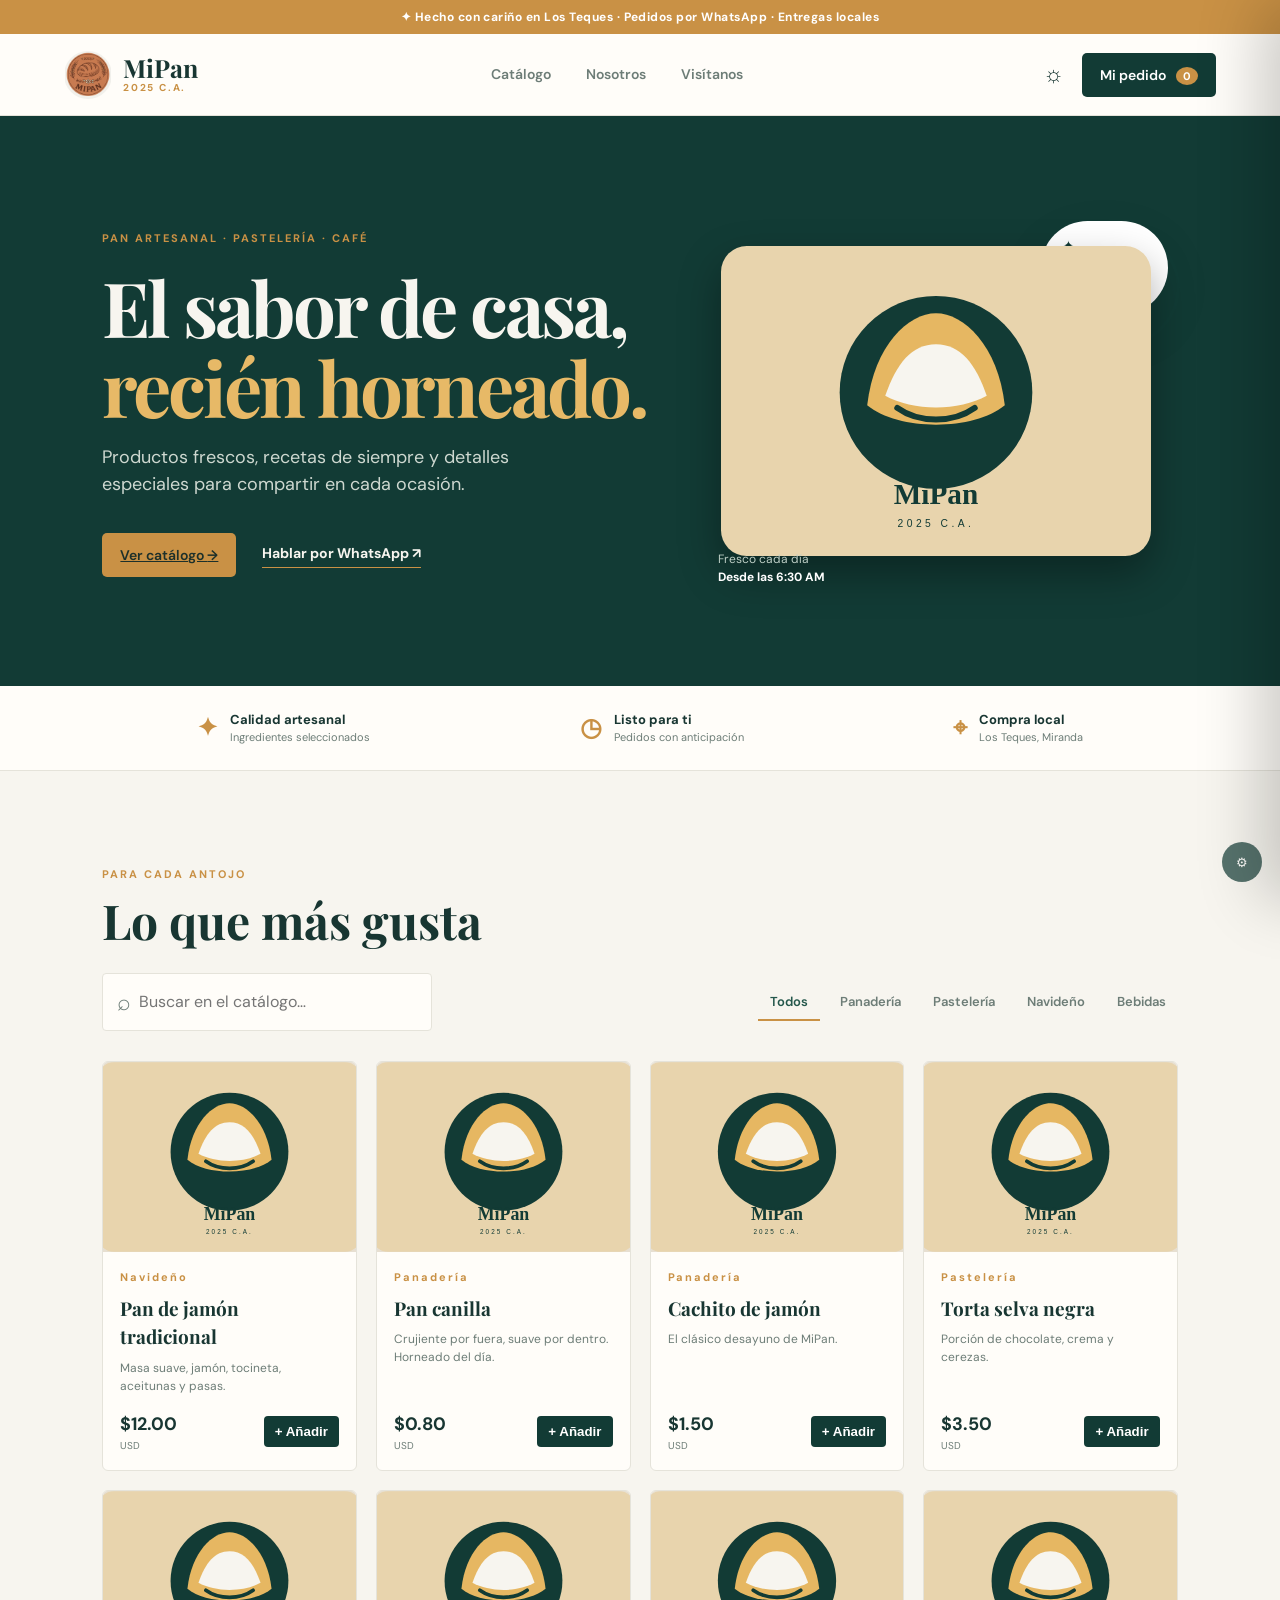
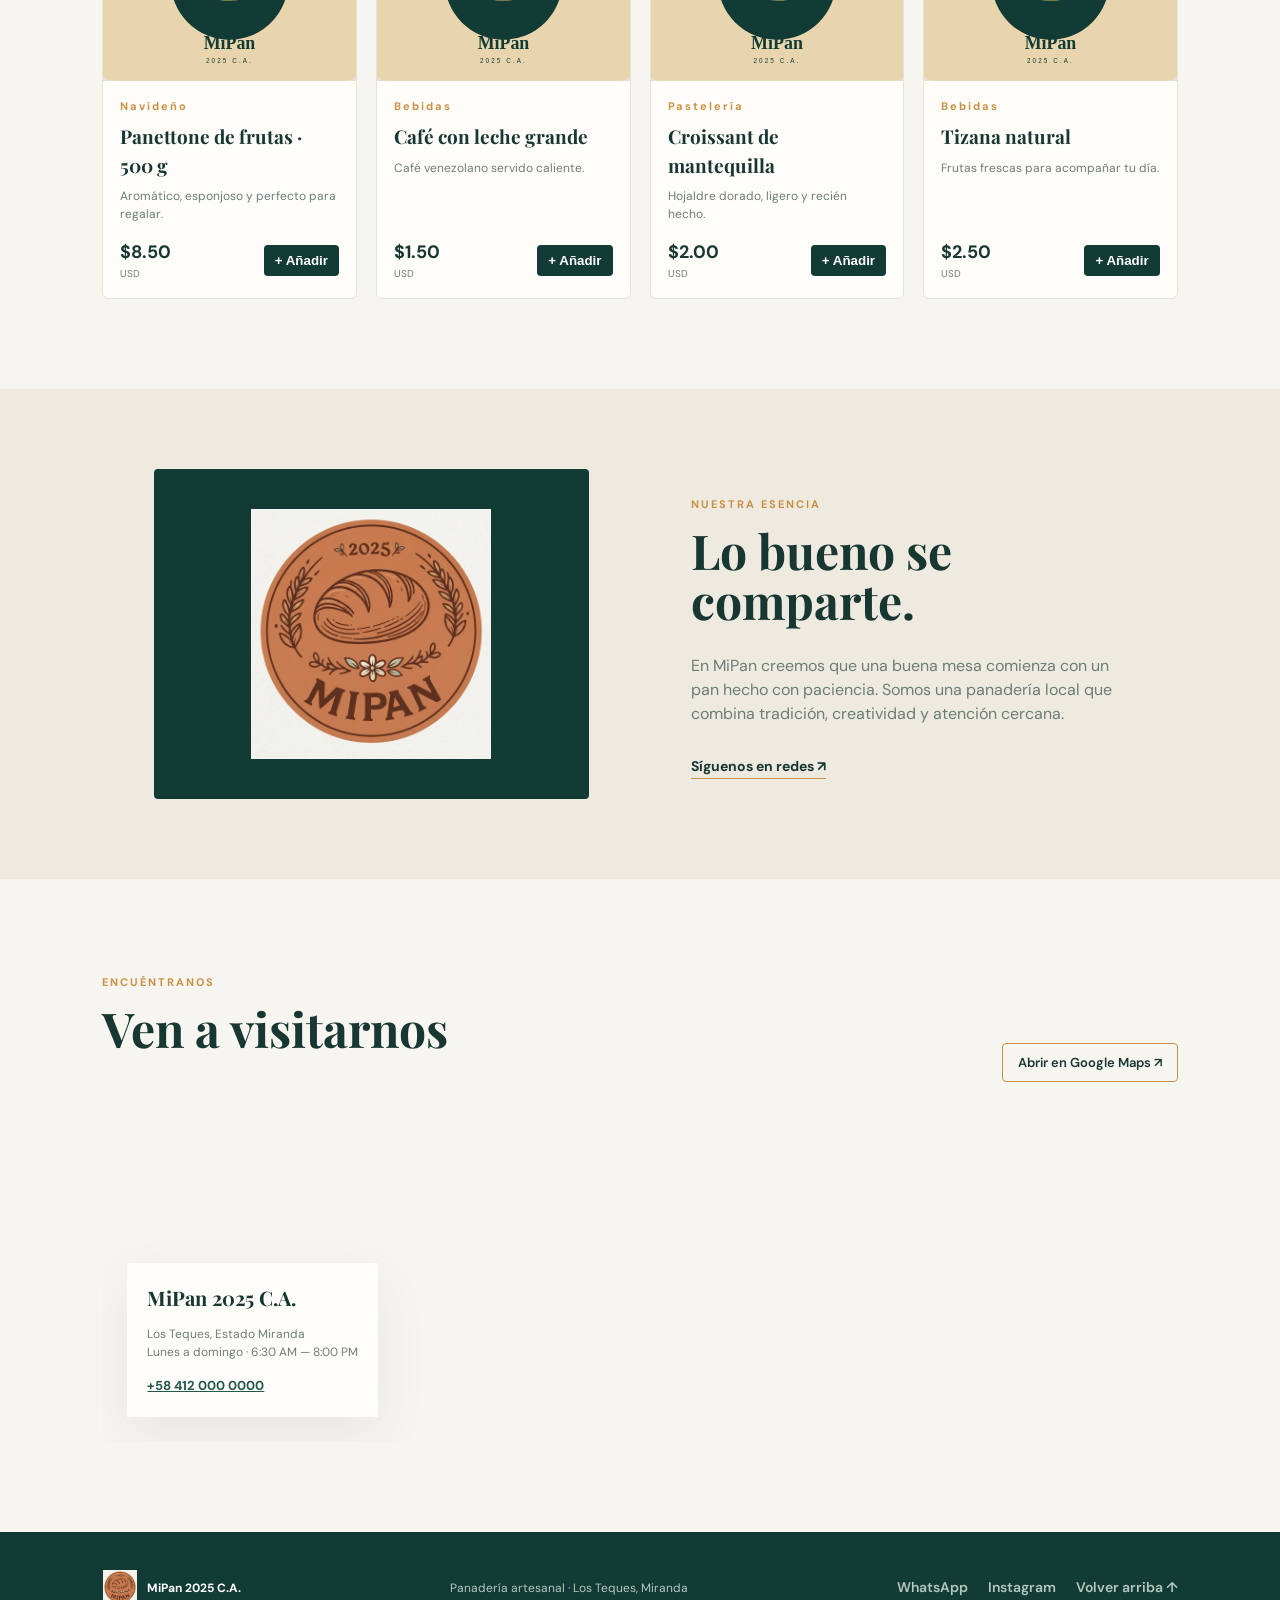
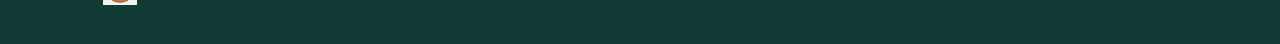
<file: index.html>
<!doctype html>
<html lang="es">
<head>
  <meta charset="utf-8">
  <meta name="viewport" content="width=device-width, initial-scale=1">
  <meta name="theme-color" content="#123b35">
  <meta name="description" content="MiPan 2025 C.A. — panadería artesanal en Los Teques. Compra pan, pastelería y productos navideños.">
  <meta property="og:title" content="MiPan 2025 C.A. | Panadería artesanal">
  <meta property="og:description" content="Pan recién horneado, tortas y sabores de temporada en Los Teques.">
  <meta property="og:image" content="logo.jpg">
  <title>MiPan 2025 C.A. | Panadería artesanal</title>
  <link rel="manifest" href="manifest.json">
  <link rel="icon" href="logo.jpg" type="image/jpeg">
  <link rel="preconnect" href="https://fonts.googleapis.com">
  <link rel="preconnect" href="https://fonts.gstatic.com" crossorigin>
  <link href="https://fonts.googleapis.com/css2?family=DM+Sans:wght@400;500;600;700&family=Playfair+Display:wght@600;700;800&display=swap" rel="stylesheet">
  <link rel="stylesheet" href="assets/styles.css">
  <script type="application/ld+json">{
    "@context":"https://schema.org","@type":"Bakery","name":"MiPan 2025 C.A.","image":"logo.jpg",
    "address":{"@type":"PostalAddress","addressLocality":"Los Teques","addressRegion":"Miranda","addressCountry":"VE"},
    "servesCuisine":"Bakery","priceRange":"$$","telephone":"+584120000000"
  }</script>
</head>
<body>
  <div class="announcement">✦ Hecho con cariño en Los Teques · Pedidos por WhatsApp · Entregas locales</div>
  <header class="site-header">
    <a class="brand" href="#inicio" aria-label="Ir al inicio">
      <img id="brandLogo" src="logo.jpg" alt="Logo MiPan" onerror="this.src='assets/images/14364.svg'">
      <span><strong>MiPan</strong><small>2025 C.A.</small></span>
    </a>
    <nav class="desktop-nav" aria-label="Navegación principal"><a href="#catalogo">Catálogo</a><a href="#nosotros">Nosotros</a><a href="#ubicacion">Visítanos</a></nav>
    <div class="header-actions"><button class="icon-btn" id="themeButton" type="button" aria-label="Cambiar tema">☼</button><button class="cart-button" id="cartButton" type="button">Mi pedido <b id="cartCount">0</b></button><button class="menu-button" id="menuButton" type="button" aria-label="Abrir menú">☰</button></div>
  </header>
  <main>
    <section class="hero" id="inicio">
      <div class="hero-copy"><span class="eyebrow">PAN ARTESANAL · PASTELERÍA · CAFÉ</span><h1>El sabor de casa,<br><em>recién horneado.</em></h1><p>Productos frescos, recetas de siempre y detalles especiales para compartir en cada ocasión.</p><div class="hero-buttons"><a class="button button-primary" href="#catalogo">Ver catálogo <span>→</span></a><a class="text-link" href="https://wa.me/584120000000" target="_blank" rel="noopener">Hablar por WhatsApp ↗</a></div></div>
      <div class="hero-art"><div class="season-badge">✦ <span>Temporada</span><strong id="seasonName">Navideña</strong></div><img src="assets/images/14364.svg" alt="Ilustración decorativa de MiPan" loading="eager"><div class="hero-note">Fresco cada día<br><strong>Desde las 6:30 AM</strong></div></div>
    </section>
    <section class="trust-row"><div><b>✦</b><span><strong>Calidad artesanal</strong><small>Ingredientes seleccionados</small></span></div><div><b>◷</b><span><strong>Listo para ti</strong><small>Pedidos con anticipación</small></span></div><div><b>⌖</b><span><strong>Compra local</strong><small>Los Teques, Miranda</small></span></div></section>
    <section class="catalog-section" id="catalogo"><div class="section-heading"><div><span class="eyebrow">PARA CADA ANTOJO</span><h2>Lo que más gusta</h2></div><button class="outline-button" id="installButton" hidden>Instalar app</button></div>
      <div class="catalog-tools"><label class="search"><span>⌕</span><input id="searchInput" type="search" placeholder="Buscar en el catálogo…" autocomplete="off"></label><div class="filters" id="filters" role="tablist"><button class="filter active" data-category="Todos">Todos</button><button class="filter" data-category="Panadería">Panadería</button><button class="filter" data-category="Pastelería">Pastelería</button><button class="filter" data-category="Navideño">Navideño</button><button class="filter" data-category="Bebidas">Bebidas</button></div></div>
      <div class="product-grid" id="productGrid" aria-live="polite"></div><p class="empty-state" id="emptyState" hidden>No encontramos productos con esa búsqueda.</p>
    </section>
    <section class="story" id="nosotros"><div class="story-image"><img src="logo.jpg" alt="Identidad visual de MiPan" loading="lazy"></div><div><span class="eyebrow">NUESTRA ESENCIA</span><h2>Lo bueno se comparte.</h2><p>En MiPan creemos que una buena mesa comienza con un pan hecho con paciencia. Somos una panadería local que combina tradición, creatividad y atención cercana.</p><a class="text-link" href="https://www.instagram.com/" target="_blank" rel="noopener">Síguenos en redes ↗</a></div></section>
    <section class="location" id="ubicacion"><div class="section-heading"><div><span class="eyebrow">ENCUÉNTRANOS</span><h2>Ven a visitarnos</h2></div><a class="outline-button" href="https://www.google.com/maps/search/?api=1&query=Los+Teques+Miranda+Venezuela" target="_blank" rel="noopener">Abrir en Google Maps ↗</a></div><div class="map-wrap"><iframe title="Mapa de Los Teques, Miranda" src="https://www.google.com/maps?q=Los%20Teques%20Miranda%20Venezuela&output=embed" loading="lazy" referrerpolicy="no-referrer-when-downgrade"></iframe><div class="address-card"><strong>MiPan 2025 C.A.</strong><p>Los Teques, Estado Miranda<br>Lunes a domingo · 6:30 AM — 8:00 PM</p><a href="tel:+584120000000">+58 412 000 0000</a></div></div></section>
  </main>
  <footer><div class="footer-brand"><img src="logo.jpg" alt="MiPan"><strong>MiPan 2025 C.A.</strong></div><p>Panadería artesanal · Los Teques, Miranda</p><div class="footer-links"><a href="https://wa.me/584120000000" target="_blank" rel="noopener">WhatsApp</a><a href="https://www.instagram.com/" target="_blank" rel="noopener">Instagram</a><a href="#inicio">Volver arriba ↑</a></div></footer>
  <div class="overlay" id="overlay" hidden></div>
  <aside class="cart-drawer" id="cartDrawer" aria-label="Tu pedido" aria-hidden="true"><div class="drawer-head"><div><span class="eyebrow">TU PEDIDO</span><h2>Carrito</h2></div><button class="close-button" id="closeCart" aria-label="Cerrar carrito">×</button></div><div class="cart-items" id="cartItems"></div><div class="checkout"><div class="total-line"><span>Subtotal</span><strong id="cartTotal">$0.00</strong></div><label>Nombre<input id="customerName" type="text" maxlength="80" placeholder="¿A nombre de quién?"></label><label>Nota o dirección<input id="customerNote" type="text" maxlength="160" placeholder="Retiro o delivery"></label><button class="button button-primary full" id="whatsappButton">Enviar pedido por WhatsApp <span>↗</span></button><small>El pedido se confirma directamente con nuestro equipo.</small></div></aside>
  <dialog id="adminDialog"><form method="dialog" class="admin-box"><button class="close-button" value="cancel">×</button><span class="eyebrow">GESTIÓN LOCAL</span><h2>Inventario</h2><p>El inventario se guarda únicamente en este navegador. Para producción multiusuario utiliza un backend seguro.</p><label>PIN local<input id="adminPin" type="password" inputmode="numeric" maxlength="8" placeholder="PIN"></label><button class="button button-primary" id="adminLogin" value="default">Acceder</button><div id="adminPanel" hidden><hr><p id="inventorySummary"></p><button type="button" class="outline-button" id="exportButton">Exportar catálogo JSON</button></div></form></dialog>
  <button class="admin-fab" id="adminButton" type="button" aria-label="Abrir gestión de inventario">⚙</button>
  <script src="assets/app.js" defer></script>
</body>
</html>
</file>
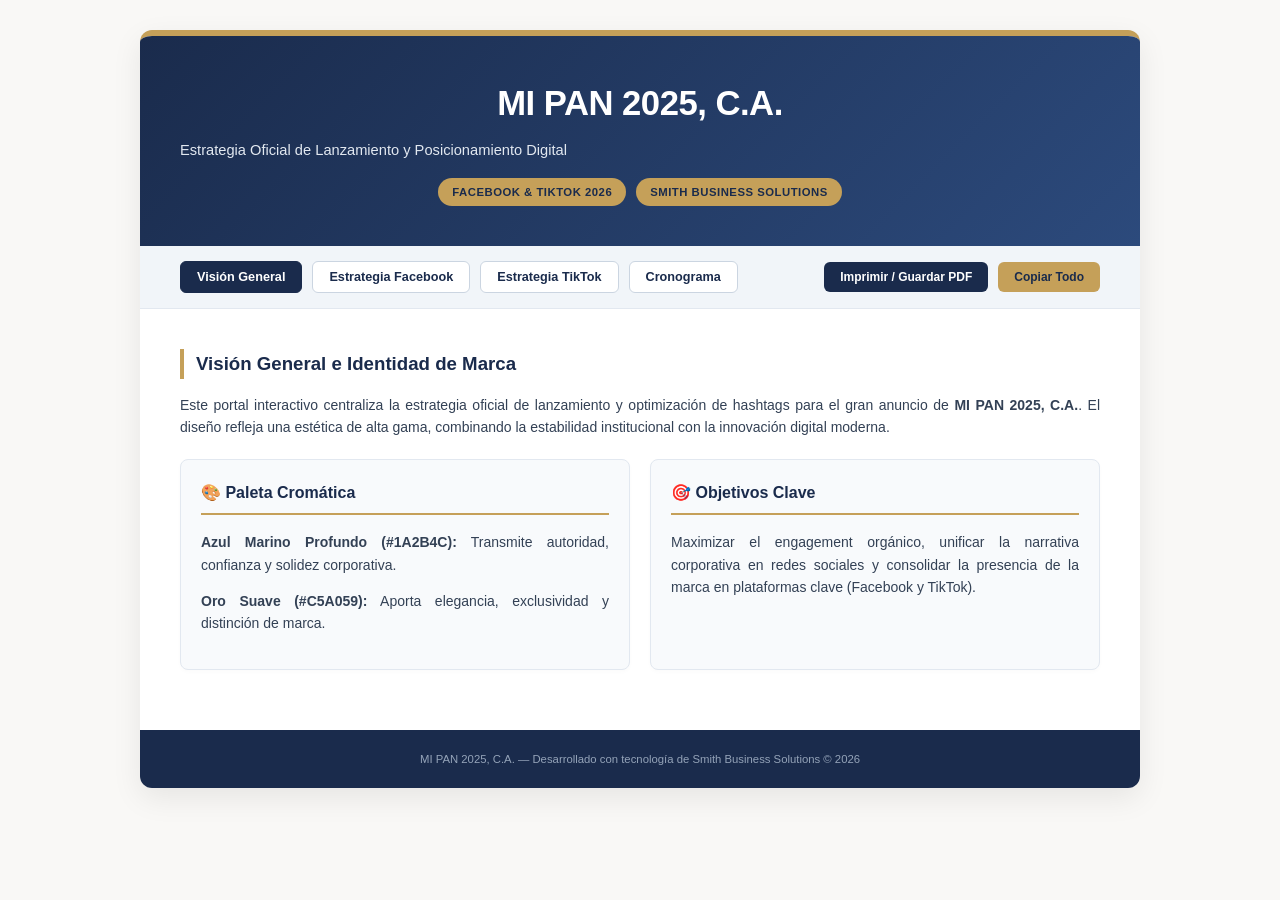
<file: mi_pan_2025_estrategia_completa.html>
<!DOCTYPE html>
<html lang="es">
<head>
    <meta charset="UTF-8">
    <meta name="viewport" content="width=device-width, initial-scale=1.0">
    <title>Estrategia Oficial de Lanzamiento | MI PAN 2025, C.A.</title>
    <style>
        :root {
            --primary-navy: #1A2B4C;
            --secondary-navy: #2C4A7C;
            --accent-gold: #C5A059;
            --accent-gold-dark: #B38E47;
            --bg-warm: #F9F8F6;
            --text-dark: #2C3E50;
            --white: #FFFFFF;
            --success: #27AE60;
        }

        *, *::before, *::after {
            box-sizing: border-box;
        }

        body {
            font-family: 'Segoe UI', Tahoma, Geneva, Verdana, sans-serif;
            background-color: var(--bg-warm);
            color: var(--text-dark);
            margin: 0;
            padding: 0;
            line-height: 1.6;
        }

        .container {
            max-width: 1000px;
            margin: 30px auto;
            background: var(--white);
            border-radius: 12px;
            box-shadow: 0 10px 30px rgba(0,0,0,0.08);
            overflow: hidden;
            border-top: 6px solid var(--accent-gold);
        }

        .header {
            background: linear-gradient(135deg, var(--primary-navy) 0%, var(--secondary-navy) 100%);
            color: var(--white);
            padding: 40px;
            text-align: center;
        }

        .header h1 {
            margin: 0 0 8px 0;
            font-size: 26pt;
            font-weight: 700;
            letter-spacing: -0.5px;
        }

        .header p {
            margin: 0;
            font-size: 11pt;
            color: #E2E8F0;
            font-weight: 300;
        }

        .badge-container {
            margin-top: 15px;
            display: flex;
            justify-content: center;
            gap: 10px;
            flex-wrap: wrap;
        }

        .badge {
            display: inline-block;
            background-color: var(--accent-gold);
            color: var(--primary-navy);
            font-size: 8.5pt;
            font-weight: bold;
            padding: 5px 14px;
            border-radius: 20px;
            text-transform: uppercase;
            letter-spacing: 0.5px;
        }

        .nav-tabs {
            background: #F1F5F9;
            padding: 15px 40px;
            display: flex;
            justify-content: space-between;
            align-items: center;
            border-bottom: 1px solid #E2E8F0;
            flex-wrap: wrap;
            gap: 10px;
        }

        .tab-buttons {
            display: flex;
            gap: 10px;
        }

        .tab-btn {
            background-color: var(--white);
            color: var(--primary-navy);
            border: 1px solid #CBD5E1;
            padding: 8px 16px;
            border-radius: 6px;
            font-size: 9.5pt;
            font-weight: 600;
            cursor: pointer;
            transition: all 0.2s;
        }

        .tab-btn.active, .tab-btn:hover {
            background-color: var(--primary-navy);
            color: var(--white);
            border-color: var(--primary-navy);
        }

        .action-buttons {
            display: flex;
            gap: 10px;
        }

        .btn {
            background-color: var(--primary-navy);
            color: var(--white);
            border: none;
            padding: 8px 16px;
            border-radius: 6px;
            font-size: 9pt;
            font-weight: 600;
            cursor: pointer;
            transition: background 0.2s;
        }

        .btn:hover {
            background-color: var(--secondary-navy);
        }

        .btn-gold {
            background-color: var(--accent-gold);
            color: var(--primary-navy);
        }

        .btn-gold:hover {
            background-color: var(--accent-gold-dark);
        }

        .content {
            padding: 40px;
        }

        .section-pane {
            display: none;
        }

        .section-pane.active {
            display: block;
        }

        h2 {
            font-size: 14pt;
            color: var(--primary-navy);
            border-left: 4px solid var(--accent-gold);
            padding-left: 12px;
            margin-top: 0;
            margin-bottom: 15px;
        }

        p, li {
            text-align: justify;
            font-size: 10.5pt;
            color: #334155;
        }

        ul, ol {
            padding-left: 20px;
            margin-bottom: 20px;
        }

        li {
            margin-bottom: 8px;
        }

        .card-grid {
            display: grid;
            grid-template-columns: repeat(auto-fit, minmax(280px, 1fr));
            gap: 20px;
            margin: 20px 0;
        }

        .card {
            background: #F8FAFC;
            border: 1px solid #E2E8F0;
            border-radius: 8px;
            padding: 20px;
            box-shadow: 0 2px 4px rgba(0,0,0,0.02);
        }

        .card h3 {
            margin-top: 0;
            color: var(--primary-navy);
            font-size: 12pt;
            border-bottom: 2px solid var(--accent-gold);
            padding-bottom: 8px;
        }

        .hashtag-box {
            background: #EFF6FF;
            border: 1px dashed #3B82F6;
            padding: 12px;
            border-radius: 6px;
            font-family: monospace;
            font-size: 10pt;
            color: #1E40AF;
            margin: 10px 0;
            display: flex;
            justify-content: space-between;
            align-items: center;
        }

        .copy-tag-btn {
            background: #3B82F6;
            color: white;
            border: none;
            padding: 4px 8px;
            border-radius: 4px;
            font-size: 8pt;
            cursor: pointer;
        }

        .copy-tag-btn:hover {
            background: #2563EB;
        }

        .footer {
            text-align: center;
            padding: 20px;
            background: var(--primary-navy);
            color: #94A3B8;
            font-size: 8.5pt;
        }

        .notification {
            position: fixed;
            bottom: 20px;
            right: 20px;
            background: var(--success);
            color: white;
            padding: 10px 20px;
            border-radius: 6px;
            font-size: 9.5pt;
            box-shadow: 0 4px 12px rgba(0,0,0,0.15);
            display: none;
            z-index: 1000;
        }
    </style>
</head>
<body>

<div class="container">
    <div class="header">
        <h1>MI PAN 2025, C.A.</h1>
        <p>Estrategia Oficial de Lanzamiento y Posicionamiento Digital</p>
        <div class="badge-container">
            <span class="badge">Facebook &amp; TikTok 2026</span>
            <span class="badge">Smith Business Solutions</span>
        </div>
    </div>

    <div class="nav-tabs">
        <div class="tab-buttons">
            <button class="tab-btn active" onclick="switchTab('overview')">Visión General</button>
            <button class="tab-btn" onclick="switchTab('facebook')">Estrategia Facebook</button>
            <button class="tab-btn" onclick="switchTab('tiktok')">Estrategia TikTok</button>
            <button class="tab-btn" onclick="switchTab('schedule')">Cronograma</button>
        </div>
        <div class="action-buttons">
            <button class="btn" onclick="window.print()">Imprimir / Guardar PDF</button>
            <button class="btn btn-gold" onclick="copyAllStrategy()">Copiar Todo</button>
        </div>
    </div>

    <div class="content">
        <!-- 1. VISIÓN GENERAL -->
        <div id="overview" class="section-pane active">
            <h2>Visión General e Identidad de Marca</h2>
            <p>Este portal interactivo centraliza la estrategia oficial de lanzamiento y optimización de hashtags para el gran anuncio de <strong>MI PAN 2025, C.A.</strong>. El diseño refleja una estética de alta gama, combinando la estabilidad institucional con la innovación digital moderna.</p>
            
            <div class="card-grid">
                <div class="card">
                    <h3>🎨 Paleta Cromática</h3>
                    <p><strong>Azul Marino Profundo (#1A2B4C):</strong> Transmite autoridad, confianza y solidez corporativa.</p>
                    <p><strong>Oro Suave (#C5A059):</strong> Aporta elegancia, exclusividad y distinción de marca.</p>
                </div>
                <div class="card">
                    <h3>🎯 Objetivos Clave</h3>
                    <p>Maximizar el engagement orgánico, unificar la narrativa corporativa en redes sociales y consolidar la presencia de la marca en plataformas clave (Facebook y TikTok).</p>
                </div>
            </div>
        </div>

        <!-- 2. FACEBOOK -->
        <div id="facebook" class="section-pane">
            <h2>Optimización para Facebook</h2>
            <p>Enfoque orientado a la comunidad, la retención de valor a largo plazo y la difusión institucional estructurada.</p>
            
            <ul>
                <li><strong>Formato principal:</strong> Publicaciones de texto enriquecido con imágenes corporativas en alta resolución y enlaces directos.</li>
                <li><strong>Uso de Etiquetas:</strong> Se recomienda el uso estratégico de 1 a 2 hashtags institucionales para evitar la saturación visual.</li>
            </ul>

            <h3>Hashtags Oficiales - Facebook</h3>
            <div class="hashtag-box">
                <span>#MiPan2025 #TradiciónYFuturo</span>
                <button class="copy-tag-btn" onclick="copyText('#MiPan2025 #TradiciónYFuturo')">Copiar</button>
            </div>
            <div class="hashtag-box">
                <span>#AnuncioImportanteMiPan</span>
                <button class="copy-tag-btn" onclick="copyText('#AnuncioImportanteMiPan')">Copiar</button>
            </div>
        </div>

        <!-- 3. TIKTOK -->
        <div id="tiktok" class="section-pane">
            <h2>Optimización para TikTok</h2>
            <p>Enfoque dinámico basado en contenido audiovisual vertical, tendencias virales y segmentación por nicho culinario e industrial.</p>
            
            <ul>
                <li><strong>Formato principal:</strong> Videos cortos (15 a 45 segundos) con transiciones dinámicas y música en tendencia.</li>
                <li><strong>Uso de Etiquetas:</strong> De 3 a 5 etiquetas combinando alcance masivo y etiquetas de nicho.</li>
            </ul>

            <h3>Hashtags Oficiales - TikTok</h3>
            <div class="hashtag-box">
                <span>#ParaTi #FYP #MiPan2025 #PanaderíaArtesanal #TendenciaVenezuela</span>
                <button class="copy-tag-btn" onclick="copyText('#ParaTi #FYP #MiPan2025 #PanaderíaArtesanal #TendenciaVenezuela')">Copiar</button>
            </div>
        </div>

        <!-- 4. CRONOGRAMA -->
        <div id="schedule" class="section-pane">
            <h2>Cronograma de Ejecución y Horarios Óptimos</h2>
            <p>Para garantizar el máximo rendimiento del algoritmo en ambas plataformas, se recomienda la siguiente ventana horaria de publicación:</p>
            
            <table>
                <thead style="background: var(--primary-navy); color: white;">
                    <tr>
                        <th style="padding: 10px;">Plataforma</th>
                        <th style="padding: 10px;">Ventana Horaria Óptima</th>
                        <th style="padding: 10px;">Acción de Refuerzo</th>
                    </tr>
                </thead>
                <tbody>
                    <tr>
                        <td style="padding: 10px; border-bottom: 1px solid #E2E8F0;"><strong>Facebook</strong></td>
                        <td style="padding: 10px; border-bottom: 1px solid #E2E8F0;">18:00 - 20:00 hrs</td>
                        <td style="padding: 10px; border-bottom: 1px solid #E2E8F0;">Responder comentarios en los primeros 30 minutos.</td>
                    </tr>
                    <tr>
                        <td style="padding: 10px; border-bottom: 1px solid #E2E8F0;"><strong>TikTok</strong></td>
                        <td style="padding: 10px; border-bottom: 1px solid #E2E8F0;">19:00 - 21:00 hrs</td>
                        <td style="padding: 10px; border-bottom: 1px solid #E2E8F0;">Duet o interacción con los primeros usuarios en comentar.</td>
                    </tr>
                </tbody>
            </table>
        </div>
    </div>

    <div class="footer">
        MI PAN 2025, C.A. — Desarrollado con tecnología de Smith Business Solutions © 2026
    </div>
</div>

<div id="notification" class="notification">¡Copiado al portapapeles con éxito!</div>

<script>
    // Sistema de Pestañas (Tabs)
    function switchTab(tabId) {
        const panes = document.querySelectorAll('.section-pane');
        panes.forEach(pane => pane.classList.remove('active'));
        
        const buttons = document.querySelectorAll('.tab-btn');
        buttons.forEach(btn => btn.classList.remove('active'));

        document.getElementById(tabId).classList.add('active');
        event.currentTarget.classList.add('active');
    }

    // Copiar texto individual
    function copyText(text) {
        navigator.clipboard.writeText(text).then(() => {
            showNotification();
        });
    }

    // Copiar toda la estrategia
    function copyAllStrategy() {
        const text = document.querySelector('.container').innerText;
        navigator.clipboard.writeText(text).then(() => {
            showNotification();
        });
    }

    // Mostrar notificación flotante
    function showNotification() {
        const notif = document.getElementById('notification');
        notif.style.display = 'block';
        setTimeout(() => {
            notif.style.display = 'none';
        }, 2000);
    }
</script>

</body>
</html>
</file>
<file: assets/styles.css>
:root{--ink:#183632;--muted:#6d7d77;--cream:#f7f5ef;--paper:#fffdf9;--green:#123b35;--green-2:#24574b;--gold:#c99145;--line:#e5e3da;--shadow:0 20px 55px #18363212}*{box-sizing:border-box}html{scroll-behavior:smooth}body{margin:0;background:var(--cream);color:var(--ink);font-family:'DM Sans',sans-serif;font-size:16px;line-height:1.5}body.dark{--ink:#f6f2e9;--muted:#afbab3;--cream:#13231f;--paper:#1b302a;--green:#0c2925;--green-2:#3e8170;--line:#345048;--shadow:0 20px 55px #0005}.announcement{background:var(--gold);color:#fff;text-align:center;font-size:12px;font-weight:700;padding:8px;letter-spacing:.04em}.site-header{height:82px;padding:0 clamp(20px,5vw,80px);display:flex;align-items:center;justify-content:space-between;background:var(--paper);border-bottom:1px solid var(--line);position:sticky;top:0;z-index:10}.brand{display:flex;align-items:center;gap:11px;color:var(--ink);text-decoration:none}.brand img{width:48px;height:48px;object-fit:contain;border-radius:50%}.brand span{display:grid}.brand strong{font-family:'Playfair Display',serif;font-size:25px;line-height:1}.brand small{font-size:10px;letter-spacing:.18em;text-transform:uppercase;color:var(--gold);font-weight:700}.desktop-nav{display:flex;gap:35px}.desktop-nav a,.footer-links a{color:var(--muted);text-decoration:none;font-size:14px;font-weight:600}.desktop-nav a:hover,.footer-links a:hover{color:var(--gold)}.header-actions{display:flex;align-items:center;gap:12px}.icon-btn,.menu-button{border:0;background:none;color:var(--ink);font-size:23px;cursor:pointer}.menu-button{display:none}.cart-button,.button{border:0;border-radius:5px;padding:13px 18px;font:600 14px 'DM Sans';cursor:pointer}.cart-button{background:var(--green);color:white}.cart-button b{background:var(--gold);border-radius:50%;padding:2px 7px;margin-left:7px;font-size:11px}.hero{display:grid;grid-template-columns:1.1fr .9fr;min-height:570px;padding:80px clamp(20px,8vw,130px);background:var(--green);color:#f7f5ef;overflow:hidden}.hero-copy{align-self:center;max-width:570px}.eyebrow{color:var(--gold);font-size:11px;letter-spacing:.18em;font-weight:700}.hero h1,h2{font-family:'Playfair Display',serif;line-height:1.05;margin:18px 0}.hero h1{font-size:clamp(42px,6vw,76px);letter-spacing:-.04em}.hero h1 em{color:#e7b967;font-style:normal}.hero p{color:#ced8d0;max-width:430px;font-size:18px}.hero-buttons{display:flex;align-items:center;gap:26px;margin-top:35px}.button-primary{background:var(--gold);color:#1d302a}.text-link{color:inherit;font-size:14px;font-weight:700;text-decoration:none;border-bottom:1px solid var(--gold);padding-bottom:3px}.hero-art{position:relative;display:grid;place-items:center}.hero-art img{width:min(100%,430px);filter:drop-shadow(0 18px 20px #0005)}.season-badge{position:absolute;top:25px;right:2%;display:grid;background:#fff;color:var(--green);padding:15px 22px;border-radius:100px 100px 100px 8px;box-shadow:var(--shadow);font-size:13px}.season-badge span{font-size:10px;color:var(--muted);text-transform:uppercase;letter-spacing:.1em}.season-badge strong{font-family:'Playfair Display';font-size:19px}.hero-note{position:absolute;bottom:20px;left:5%;font-size:12px;color:#bdcec5}.hero-note strong{color:#fff}.trust-row{display:flex;justify-content:space-around;gap:20px;background:var(--paper);padding:23px 8%;border-bottom:1px solid var(--line)}.trust-row>div{display:flex;align-items:center;gap:12px}.trust-row b{font-size:25px;color:var(--gold)}.trust-row span{display:grid;font-size:13px}.trust-row small{color:var(--muted);font-size:11px}.catalog-section,.location{padding:90px clamp(20px,8vw,130px)}.section-heading{display:flex;align-items:end;justify-content:space-between;gap:20px}.section-heading h2,h2{font-size:clamp(32px,4vw,48px);margin:10px 0 28px}.outline-button{border:1px solid var(--gold);color:var(--ink);background:transparent;padding:10px 15px;border-radius:4px;font:600 13px 'DM Sans';cursor:pointer;text-decoration:none}.catalog-tools{display:flex;justify-content:space-between;align-items:center;gap:20px;margin-bottom:30px;flex-wrap:wrap}.search{display:flex;align-items:center;gap:8px;background:var(--paper);border:1px solid var(--line);padding:11px 14px;border-radius:4px;max-width:330px;flex:1}.search span{font-size:23px;color:var(--muted)}input{font:inherit;color:var(--ink);background:transparent;border:1px solid var(--line);padding:11px;border-radius:4px;width:100%;outline:0}.search input{border:0;padding:0}.search:focus-within{border-color:var(--gold)}.filters{display:flex;gap:8px;flex-wrap:wrap}.filter{border:0;background:transparent;color:var(--muted);padding:9px 12px;cursor:pointer;font:600 13px 'DM Sans';border-bottom:2px solid transparent}.filter.active{color:var(--green-2);border-color:var(--gold)}.product-grid{display:grid;grid-template-columns:repeat(4,1fr);gap:19px}.product-card{background:var(--paper);border:1px solid var(--line);border-radius:6px;overflow:hidden;transition:.2s;display:flex;flex-direction:column}.product-card:hover{transform:translateY(-4px);box-shadow:var(--shadow)}.product-card img{width:100%;height:190px;object-fit:cover;background:#e7dfd1}.product-info{padding:17px;display:flex;flex-direction:column;gap:8px;flex:1}.product-info h3{font-family:'Playfair Display';font-size:19px;margin:0}.product-info p{color:var(--muted);font-size:12px;margin:0;flex:1}.product-meta{display:flex;align-items:center;justify-content:space-between;margin-top:8px}.price{font-weight:700;font-size:18px}.price small{display:block;color:var(--muted);font-size:10px;font-weight:400}.add-button{background:var(--green);color:#fff;border:0;border-radius:4px;padding:8px 11px;cursor:pointer;font-weight:700}.empty-state{text-align:center;color:var(--muted);padding:40px}.story{display:grid;grid-template-columns:1fr 1fr;gap:clamp(30px,8vw,120px);align-items:center;background:#eeeae0;padding:80px clamp(20px,12vw,180px)}body.dark .story{background:#203a33}.story-image{height:330px;background:var(--green);display:grid;place-items:center;border-radius:4px}.story-image img{width:65%;max-height:250px;object-fit:contain}.story p{color:var(--muted);max-width:430px;margin-bottom:28px}.map-wrap{height:360px;position:relative;overflow:hidden;border-radius:5px}.map-wrap iframe{width:100%;height:100%;border:0;filter:grayscale(.3)}.address-card{position:absolute;left:25px;bottom:25px;background:var(--paper);padding:20px;box-shadow:var(--shadow);min-width:220px}.address-card strong{font-family:'Playfair Display';font-size:20px}.address-card p{font-size:12px;color:var(--muted)}.address-card a{color:var(--green-2);font-size:13px;font-weight:700}footer{background:var(--green);color:#b5c7be;padding:35px clamp(20px,8vw,130px);display:flex;justify-content:space-between;align-items:center;gap:20px;font-size:12px}.footer-brand{display:flex;align-items:center;gap:10px;color:#fff}.footer-brand img{width:35px;height:35px;object-fit:contain}.footer-links{display:flex;gap:20px}.footer-links a{color:#b5c7be}.overlay{position:fixed;inset:0;background:#07171499;z-index:19}.cart-drawer{position:fixed;right:0;top:0;bottom:0;width:min(440px,100%);background:var(--paper);z-index:20;transform:translateX(100%);transition:.25s;display:flex;flex-direction:column;box-shadow:-20px 0 60px #0003}.cart-drawer.open{transform:none}.drawer-head{display:flex;justify-content:space-between;padding:30px;border-bottom:1px solid var(--line)}.drawer-head h2{margin:5px 0;font-size:32px}.close-button{background:none;border:0;color:var(--ink);font-size:30px;cursor:pointer}.cart-items{padding:25px;overflow:auto;flex:1}.cart-item{display:flex;justify-content:space-between;gap:12px;padding:14px 0;border-bottom:1px solid var(--line)}.cart-item strong{font-family:'Playfair Display'}.cart-item small{display:block;color:var(--muted)}.qty{display:flex;gap:8px;align-items:center}.qty button{border:1px solid var(--line);background:transparent;color:var(--ink);border-radius:3px;cursor:pointer}.checkout{border-top:1px solid var(--line);padding:25px;display:grid;gap:12px}.checkout label,.admin-box label{font-size:12px;font-weight:700;display:grid;gap:5px}.total-line{display:flex;justify-content:space-between;font-size:20px}.total-line strong{font-family:'Playfair Display';font-size:26px}.full{width:100%}.checkout small{color:var(--muted);font-size:11px;text-align:center}.admin-fab{position:fixed;bottom:18px;right:18px;border:0;background:var(--green);color:#fff;border-radius:50%;width:40px;height:40px;cursor:pointer;opacity:.7}dialog{border:0;border-radius:6px;padding:0;background:transparent;color:var(--ink);max-width:430px;width:calc(100% - 30px)}dialog::backdrop{background:#071714aa}.admin-box{position:relative;background:var(--paper);padding:32px;display:grid;gap:14px}.admin-box h2{margin:5px 0}.admin-box p{font-size:13px;color:var(--muted)}hr{border:0;border-top:1px solid var(--line);width:100%}@media(max-width:850px){.desktop-nav{display:none}.menu-button{display:block}.hero{grid-template-columns:1fr;padding-top:55px}.hero-art{min-height:300px}.hero-art img{width:280px}.product-grid{grid-template-columns:repeat(2,1fr)}.story{padding:55px 20px}.trust-row{flex-wrap:wrap;justify-content:start}.trust-row>div{min-width:42%}footer{flex-wrap:wrap}}@media(max-width:500px){.site-header{height:70px;padding:0 15px}.brand img{width:40px;height:40px}.brand strong{font-size:21px}.icon-btn{display:none}.hero{padding:45px 20px}.hero h1{font-size:43px}.hero p{font-size:16px}.hero-buttons{gap:15px;flex-wrap:wrap}.catalog-section,.location{padding:55px 20px}.product-grid{grid-template-columns:1fr 1fr;gap:10px}.product-card img{height:130px}.product-info{padding:12px}.product-info h3{font-size:16px}.product-info p{font-size:11px}.price{font-size:15px}.add-button{padding:7px}.story{grid-template-columns:1fr}.story-image{height:230px}.section-heading{align-items:start;flex-direction:column}.map-wrap{height:430px}.address-card{left:12px;bottom:12px}.footer-links{width:100%;justify-content:space-between}}
</file>
